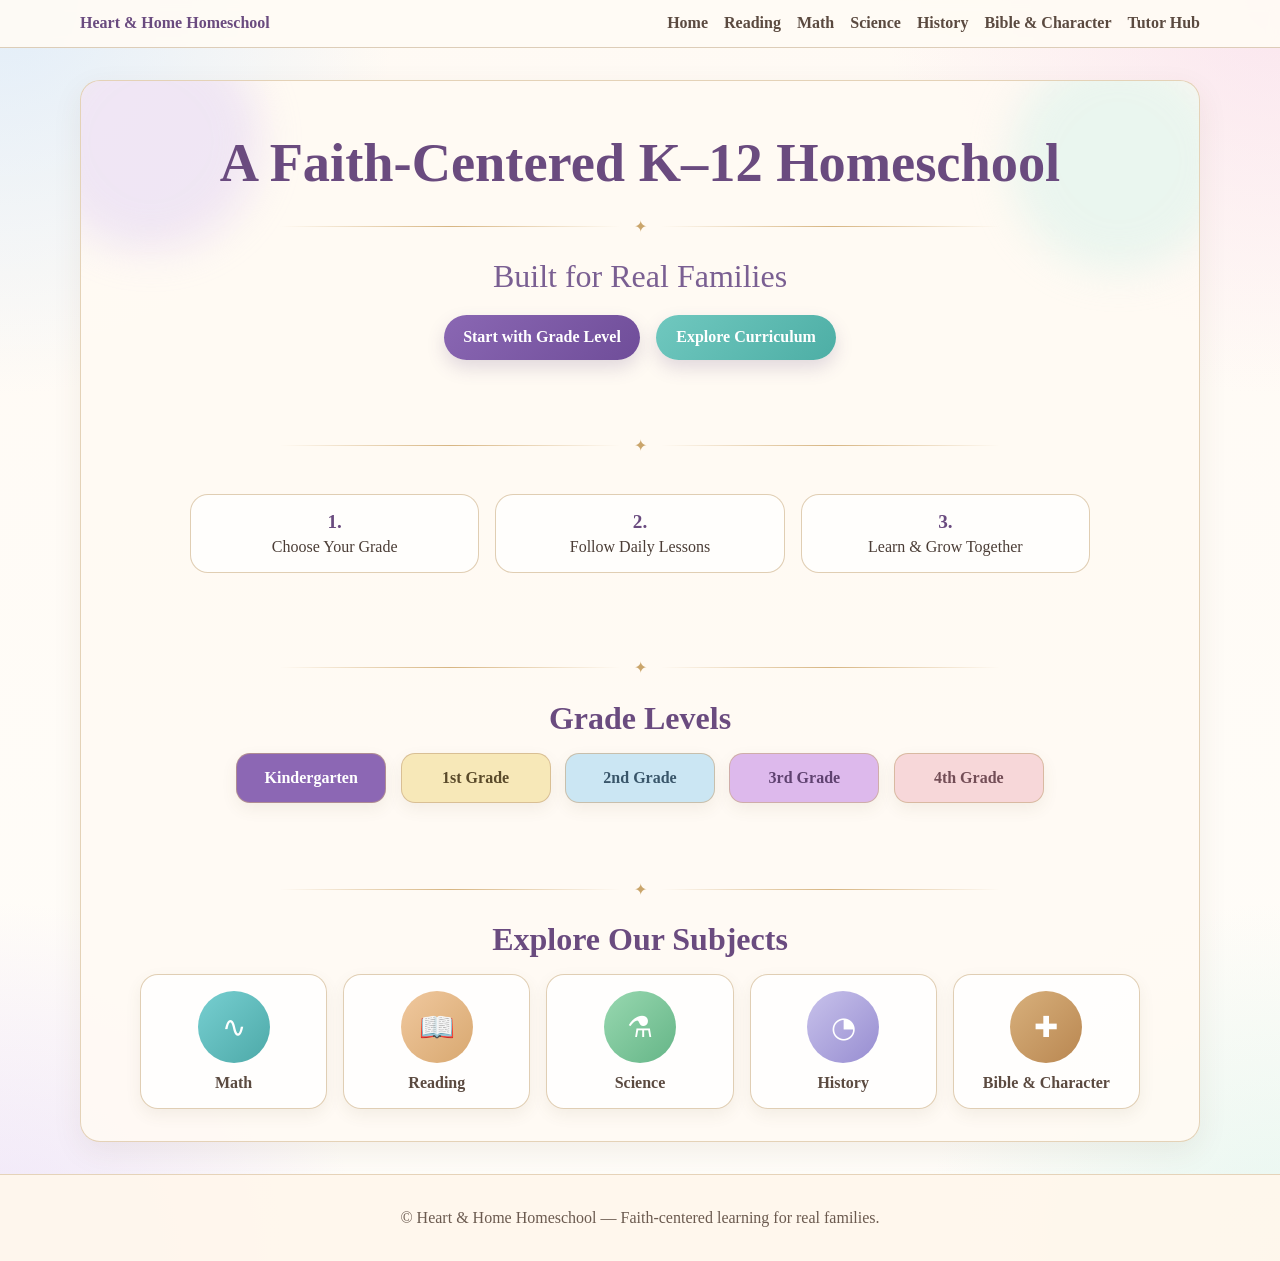
<file: index.html>
<!DOCTYPE html>
<html lang="en">
<head>
  <meta charset="UTF-8" />
  <meta name="viewport" content="width=device-width, initial-scale=1.0" />
  <title>A Faith-Centered K–12 Homeschool</title>
  <link rel="stylesheet" href="assets/css/styles.css" />
</head>
<body>
  <div id="nav"></div>

  <main class="page-shell">
    <section class="hero">
      <div class="hero-inner">
        <h1>A Faith-Centered K–12 Homeschool</h1>
        <div class="decor-line"><span>✦</span></div>
        <h2>Built for Real Families</h2>

        <div class="hero-buttons">
          <a href="#grades" class="btn btn-purple">Start with Grade Level</a>
          <a href="#subjects" class="btn btn-teal">Explore Curriculum</a>
        </div>
      </div>
    </section>

    <section class="section">
      <div class="decor-line"><span>✦</span></div>
      <div class="steps">
        <div class="step-card">
          <strong>1.</strong>
          <div>Choose Your Grade</div>
        </div>
        <div class="step-card">
          <strong>2.</strong>
          <div>Follow Daily Lessons</div>
        </div>
        <div class="step-card">
          <strong>3.</strong>
          <div>Learn &amp; Grow Together</div>
        </div>
      </div>
    </section>

    <section id="grades" class="section">
      <div class="decor-line"><span>✦</span></div>
      <h3 class="section-title">Grade Levels</h3>
      <div class="grade-buttons">
        <a href="pages/kindergarten.html" class="grade grade-k">Kindergarten</a>
        <a href="pages/first.html" class="grade grade-1">1st Grade</a>
        <a href="pages/second.html" class="grade grade-2">2nd Grade</a>
        <a href="pages/third.html" class="grade grade-3">3rd Grade</a>
        <a href="pages/fourth.html" class="grade grade-4">4th Grade</a>
      </div>
    </section>

    <section id="subjects" class="section">
      <div class="decor-line"><span>✦</span></div>
      <h3 class="section-title">Explore Our Subjects</h3>
      <div class="subject-grid">
        <a href="pages/math.html" class="subject-card">
          <div class="subject-icon icon-math">∿</div>
          <span>Math</span>
        </a>

        <a href="pages/reading.html" class="subject-card">
          <div class="subject-icon icon-reading">📖</div>
          <span>Reading</span>
        </a>

        <a href="pages/science.html" class="subject-card">
          <div class="subject-icon icon-science">⚗</div>
          <span>Science</span>
        </a>

        <a href="pages/history.html" class="subject-card">
          <div class="subject-icon icon-history">◔</div>
          <span>History</span>
        </a>

        <a href="pages/bible.html" class="subject-card">
          <div class="subject-icon icon-bible">✚</div>
          <span>Bible &amp; Character</span>
        </a>
      </div>
    </section>
  </main>

  <div id="footer"></div>

  <script src="assets/js/components.js"></script>
  <script src="assets/js/main.js"></script>
</body>
            </html>
</file>
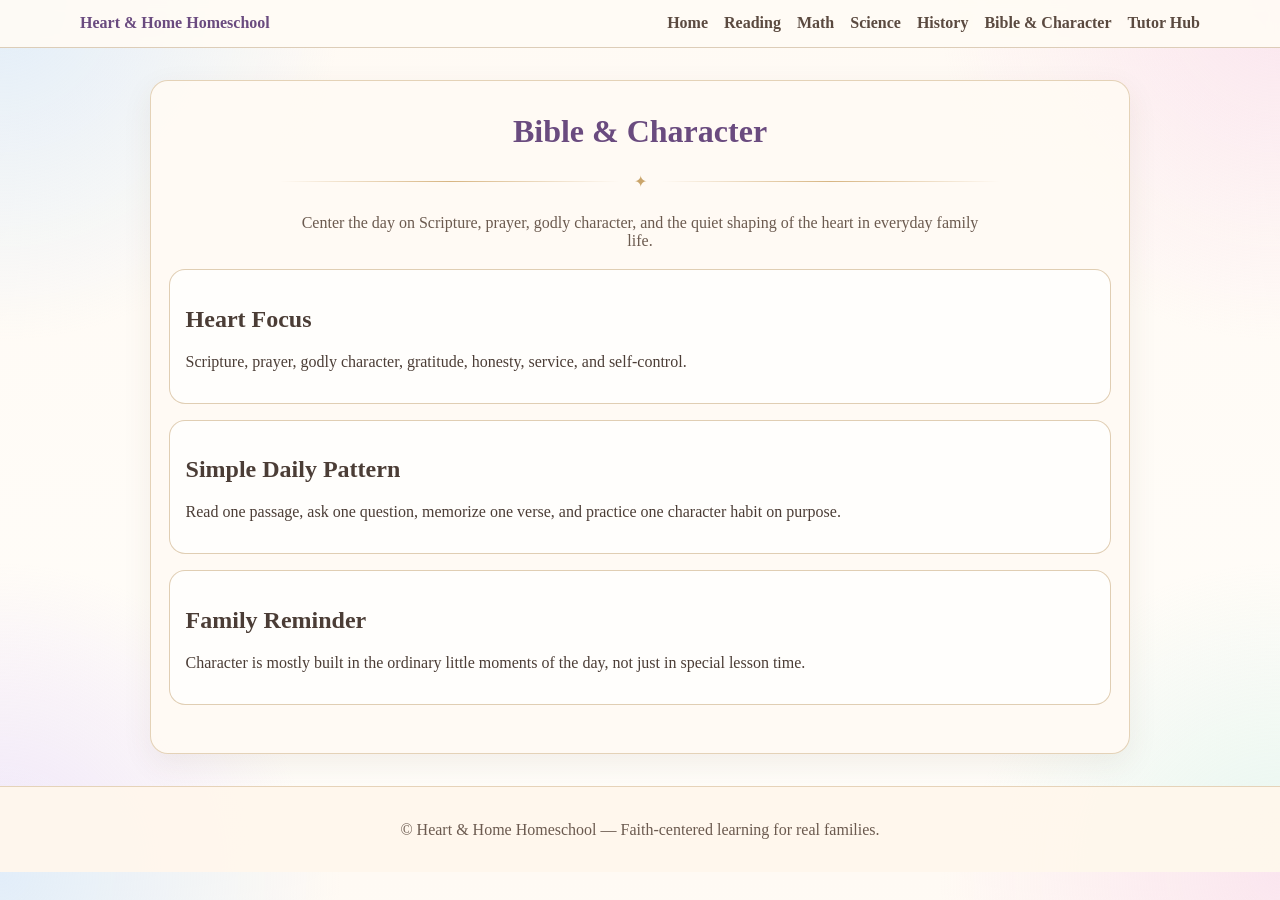
<file: pages/bible.html>
<!DOCTYPE html>
<html lang="en">
<head>
  <meta charset="UTF-8" />
  <meta name="viewport" content="width=device-width, initial-scale=1.0" />
  <title>Bible & Character | Heart & Home Homeschool</title>
  <link rel="stylesheet" href="../assets/css/styles.css" />
</head>
<body>
  <div id="nav"></div>

  <main class="content-page">
    <h1 class="section-title">Bible &amp; Character</h1>
    <div class="decor-line"><span>✦</span></div>
    <p style="max-width:700px; margin:0 auto 1.2rem; color:#6b5a4f;">
      Center the day on Scripture, prayer, godly character, and the quiet shaping
      of the heart in everyday family life.
    </p>

    <div class="lesson-block">
      <h2>Heart Focus</h2>
      <p>Scripture, prayer, godly character, gratitude, honesty, service, and self-control.</p>
    </div>

    <div class="lesson-block">
      <h2>Simple Daily Pattern</h2>
      <p>Read one passage, ask one question, memorize one verse, and practice one character habit on purpose.</p>
    </div>

    <div class="lesson-block">
      <h2>Family Reminder</h2>
      <p>Character is mostly built in the ordinary little moments of the day, not just in special lesson time.</p>
    </div>
  </main>

  <div id="footer"></div>

  <script src="../assets/js/components.js"></script>
  <script src="../assets/js/main.js"></script>
</body>
</html>
</file>
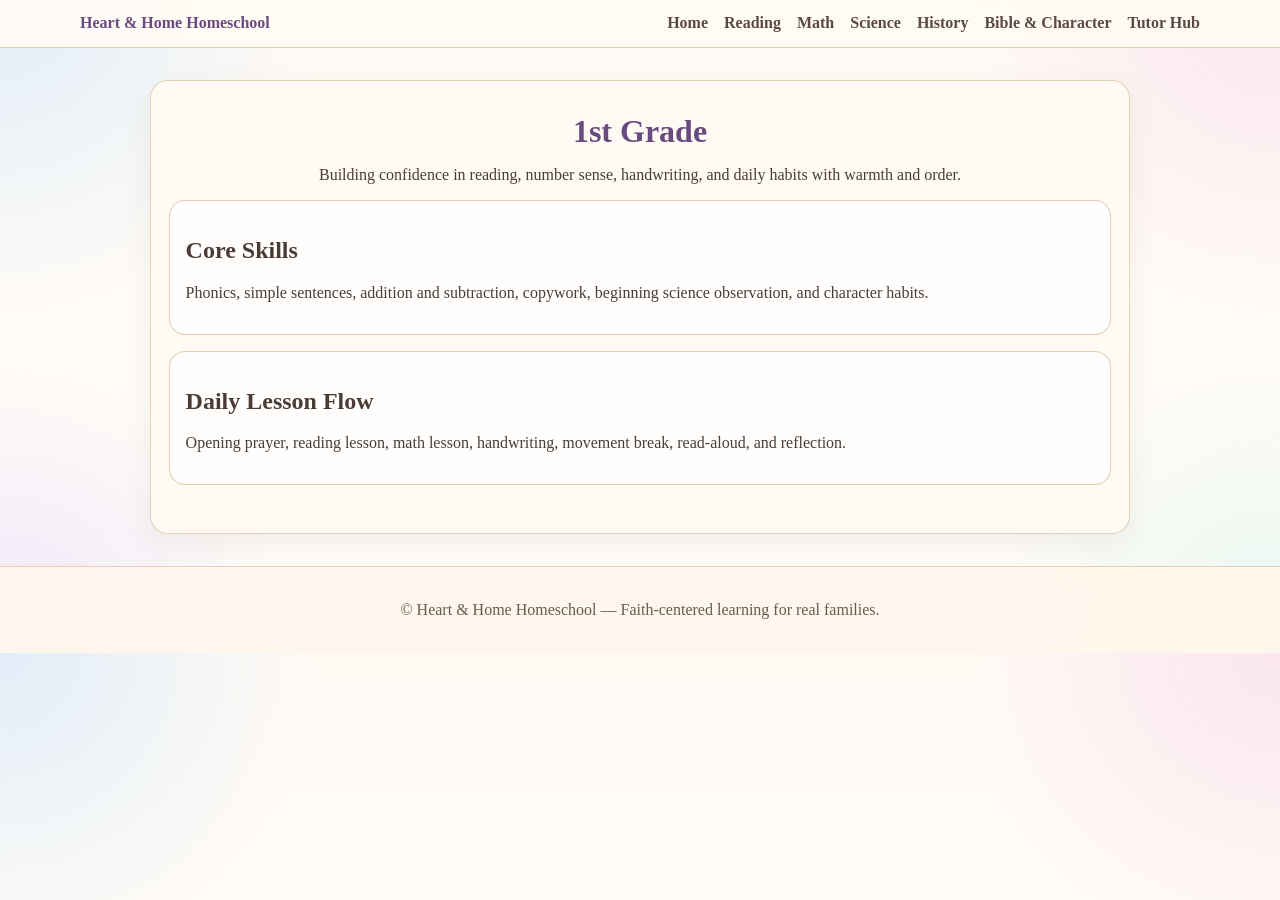
<file: pages/first.html>
<!DOCTYPE html>
<html lang="en">
<head>
  <meta charset="UTF-8" />
  <meta name="viewport" content="width=device-width, initial-scale=1.0" />
  <title>1st Grade | Heart & Home Homeschool</title>
  <link rel="stylesheet" href="../assets/css/styles.css" />
</head>
<body>
  <div id="nav"></div>

  <main class="content-page">
    <h1 class="section-title">1st Grade</h1>
    <p>Building confidence in reading, number sense, handwriting, and daily habits with warmth and order.</p>

    <div class="lesson-block">
      <h2>Core Skills</h2>
      <p>Phonics, simple sentences, addition and subtraction, copywork, beginning science observation, and character habits.</p>
    </div>

    <div class="lesson-block">
      <h2>Daily Lesson Flow</h2>
      <p>Opening prayer, reading lesson, math lesson, handwriting, movement break, read-aloud, and reflection.</p>
    </div>
  </main>

  <div id="footer"></div>

  <script src="../assets/js/components.js"></script>
  <script src="../assets/js/main.js"></script>
</body>
</html>
</file>
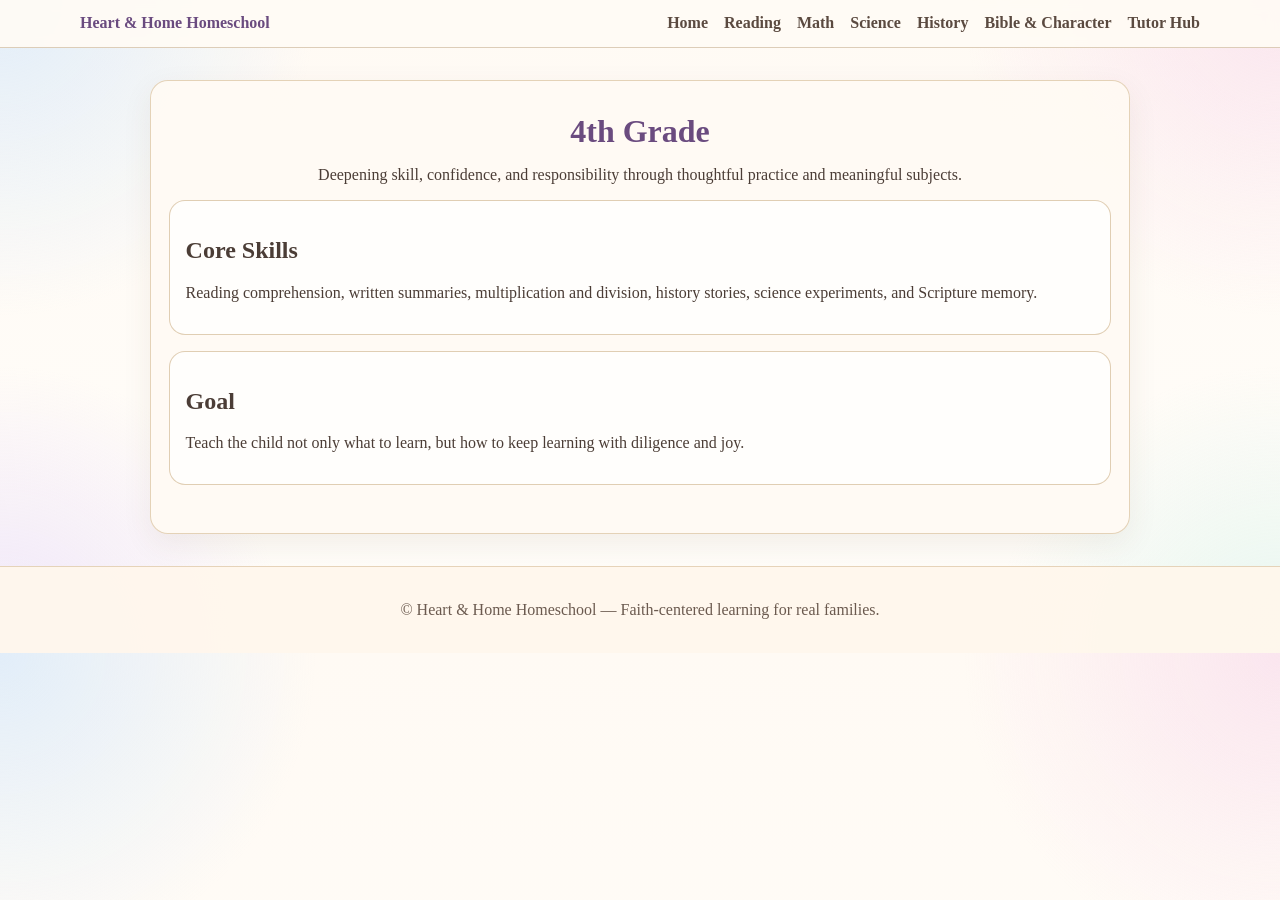
<file: pages/fourth.html>
<!DOCTYPE html>
<html lang="en">
<head>
  <meta charset="UTF-8" />
  <meta name="viewport" content="width=device-width, initial-scale=1.0" />
  <title>4th Grade | Heart & Home Homeschool</title>
  <link rel="stylesheet" href="../assets/css/styles.css" />
</head>
<body>
  <div id="nav"></div>

  <main class="content-page">
    <h1 class="section-title">4th Grade</h1>
    <p>Deepening skill, confidence, and responsibility through thoughtful practice and meaningful subjects.</p>

    <div class="lesson-block">
      <h2>Core Skills</h2>
      <p>Reading comprehension, written summaries, multiplication and division, history stories, science experiments, and Scripture memory.</p>
    </div>

    <div class="lesson-block">
      <h2>Goal</h2>
      <p>Teach the child not only what to learn, but how to keep learning with diligence and joy.</p>
    </div>
  </main>

  <div id="footer"></div>

  <script src="../assets/js/components.js"></script>
  <script src="../assets/js/main.js"></script>
</body>
</html>
</file>
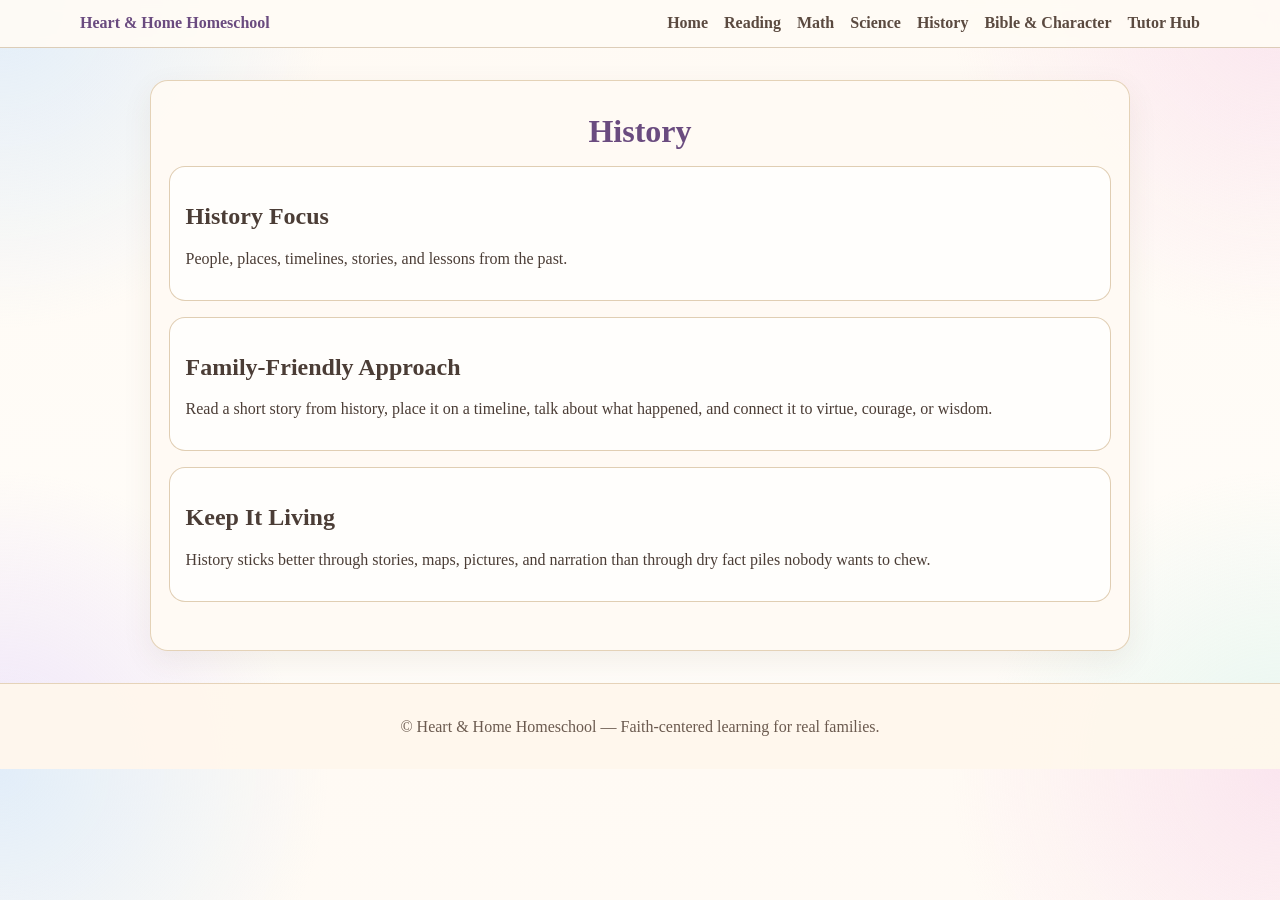
<file: pages/history.html>
<!DOCTYPE html>
<html lang="en">
<head>
  <meta charset="UTF-8" />
  <meta name="viewport" content="width=device-width, initial-scale=1.0" />
  <title>History | Heart & Home Homeschool</title>
  <link rel="stylesheet" href="../assets/css/styles.css" />
</head>
<body>
  <div id="nav"></div>

  <main class="content-page">
    <h1 class="section-title">History</h1>

    <div class="lesson-block">
      <h2>History Focus</h2>
      <p>People, places, timelines, stories, and lessons from the past.</p>
    </div>

    <div class="lesson-block">
      <h2>Family-Friendly Approach</h2>
      <p>Read a short story from history, place it on a timeline, talk about what happened, and connect it to virtue, courage, or wisdom.</p>
    </div>

    <div class="lesson-block">
      <h2>Keep It Living</h2>
      <p>History sticks better through stories, maps, pictures, and narration than through dry fact piles nobody wants to chew.</p>
    </div>
  </main>

  <div id="footer"></div>

  <script src="../assets/js/components.js"></script>
  <script src="../assets/js/main.js"></script>
</body>
</html>
</file>
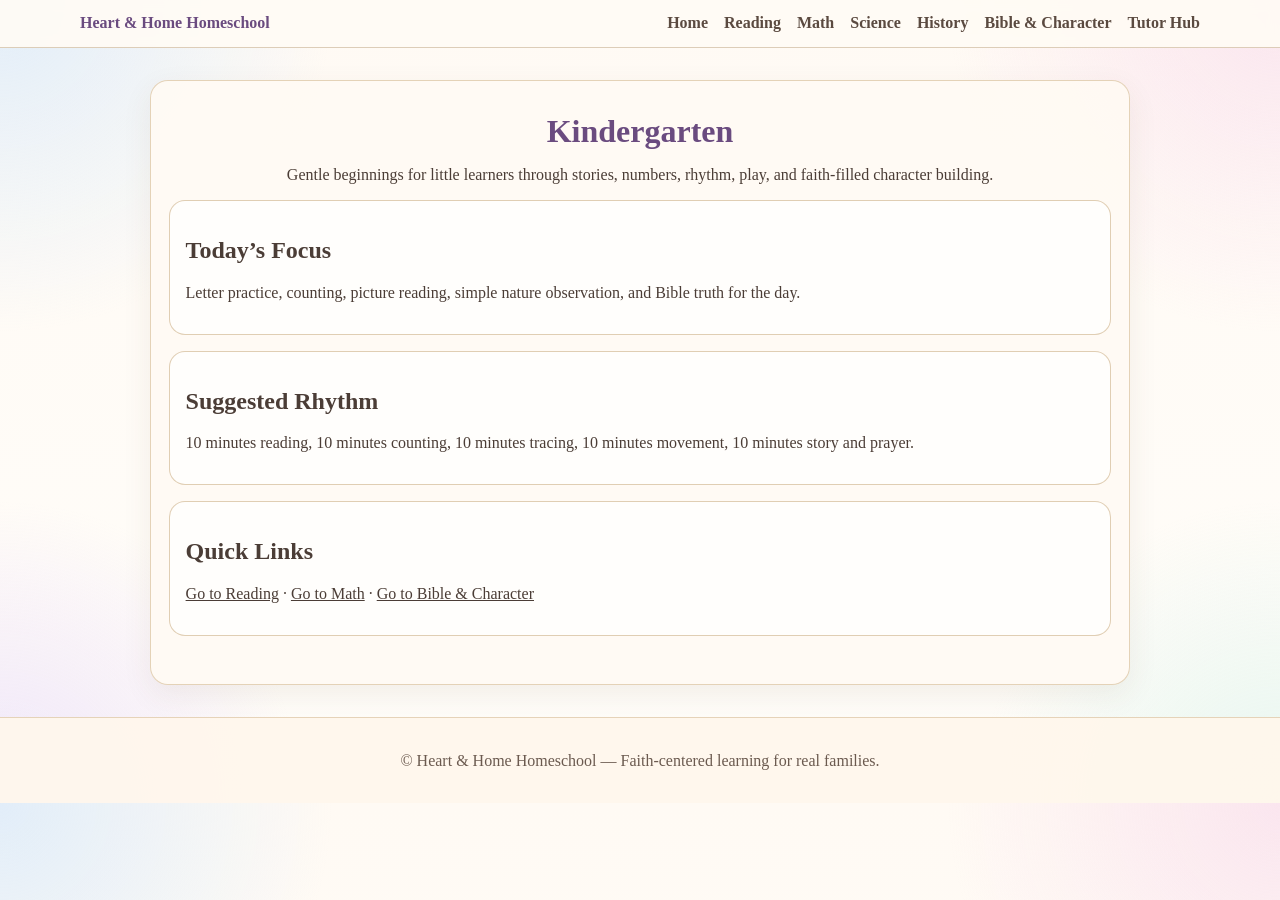
<file: pages/kindergarten.html>
<!DOCTYPE html>
<html lang="en">
<head>
  <meta charset="UTF-8" />
  <meta name="viewport" content="width=device-width, initial-scale=1.0" />
  <title>Kindergarten | Heart & Home Homeschool</title>
  <link rel="stylesheet" href="../assets/css/styles.css" />
</head>
<body>
  <div id="nav"></div>

  <main class="content-page">
    <h1 class="section-title">Kindergarten</h1>
    <p>Gentle beginnings for little learners through stories, numbers, rhythm, play, and faith-filled character building.</p>

    <div class="lesson-block">
      <h2>Today’s Focus</h2>
      <p>Letter practice, counting, picture reading, simple nature observation, and Bible truth for the day.</p>
    </div>

    <div class="lesson-block">
      <h2>Suggested Rhythm</h2>
      <p>10 minutes reading, 10 minutes counting, 10 minutes tracing, 10 minutes movement, 10 minutes story and prayer.</p>
    </div>

    <div class="lesson-block">
      <h2>Quick Links</h2>
      <p><a href="reading.html">Go to Reading</a> · <a href="math.html">Go to Math</a> · <a href="bible.html">Go to Bible &amp; Character</a></p>
    </div>
  </main>

  <div id="footer"></div>

  <script src="../assets/js/components.js"></script>
  <script src="../assets/js/main.js"></script>
</body>
</html>
</file>
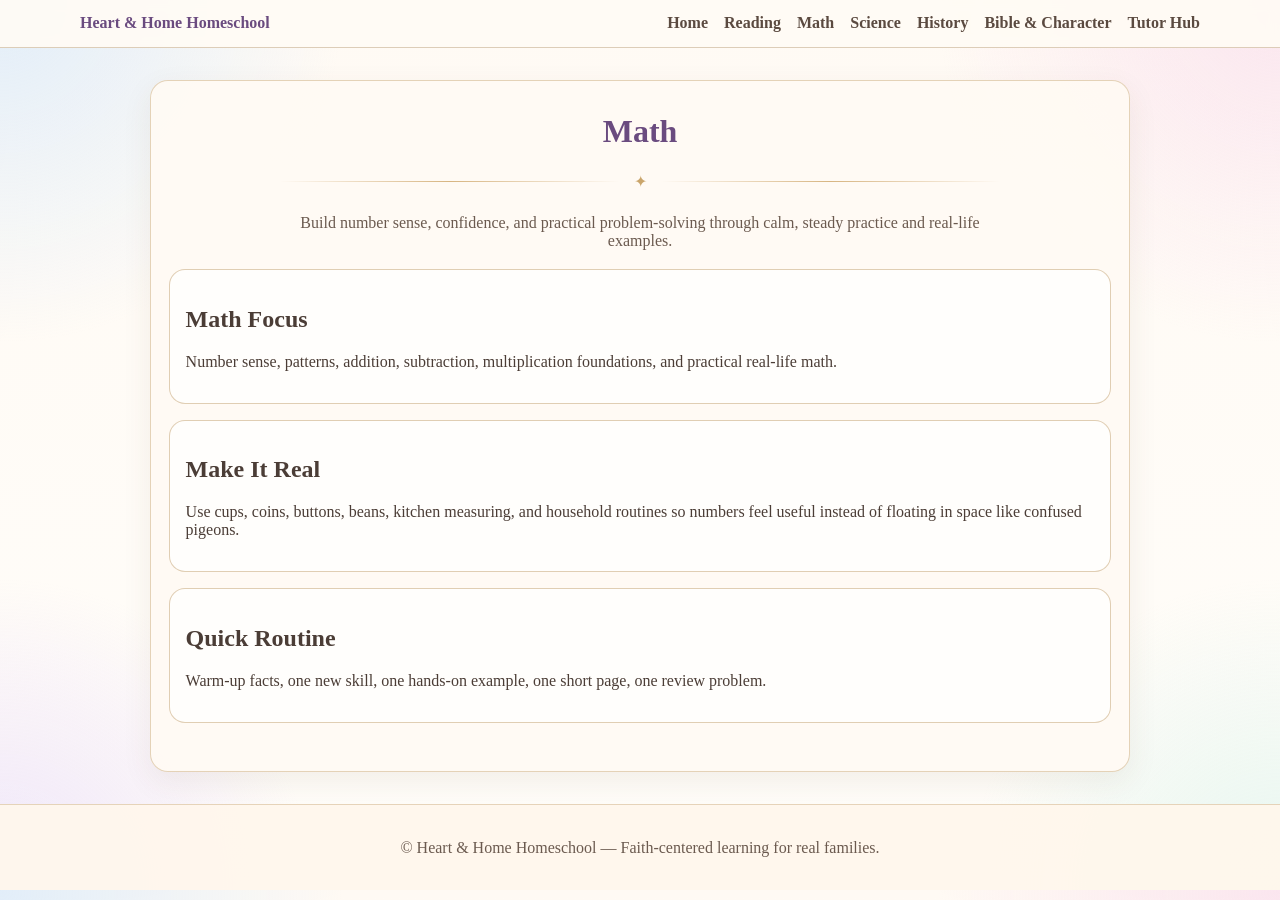
<file: pages/math.html>
<!DOCTYPE html>
<html lang="en">
<head>
  <meta charset="UTF-8" />
  <meta name="viewport" content="width=device-width, initial-scale=1.0" />
  <title>Math | Heart & Home Homeschool</title>
  <link rel="stylesheet" href="../assets/css/styles.css" />
</head>
<body>
  <div id="nav"></div>

  <main class="content-page">
    <h1 class="section-title">Math</h1>
    <div class="decor-line"><span>✦</span></div>
    <p style="max-width:700px; margin:0 auto 1.2rem; color:#6b5a4f;">
      Build number sense, confidence, and practical problem-solving through calm,
      steady practice and real-life examples.
    </p>

    <div class="lesson-block">
      <h2>Math Focus</h2>
      <p>Number sense, patterns, addition, subtraction, multiplication foundations, and practical real-life math.</p>
    </div>

    <div class="lesson-block">
      <h2>Make It Real</h2>
      <p>Use cups, coins, buttons, beans, kitchen measuring, and household routines so numbers feel useful instead of floating in space like confused pigeons.</p>
    </div>

    <div class="lesson-block">
      <h2>Quick Routine</h2>
      <p>Warm-up facts, one new skill, one hands-on example, one short page, one review problem.</p>
    </div>
  </main>

  <div id="footer"></div>

  <script src="../assets/js/components.js"></script>
  <script src="../assets/js/main.js"></script>
</body>
</html>
</file>
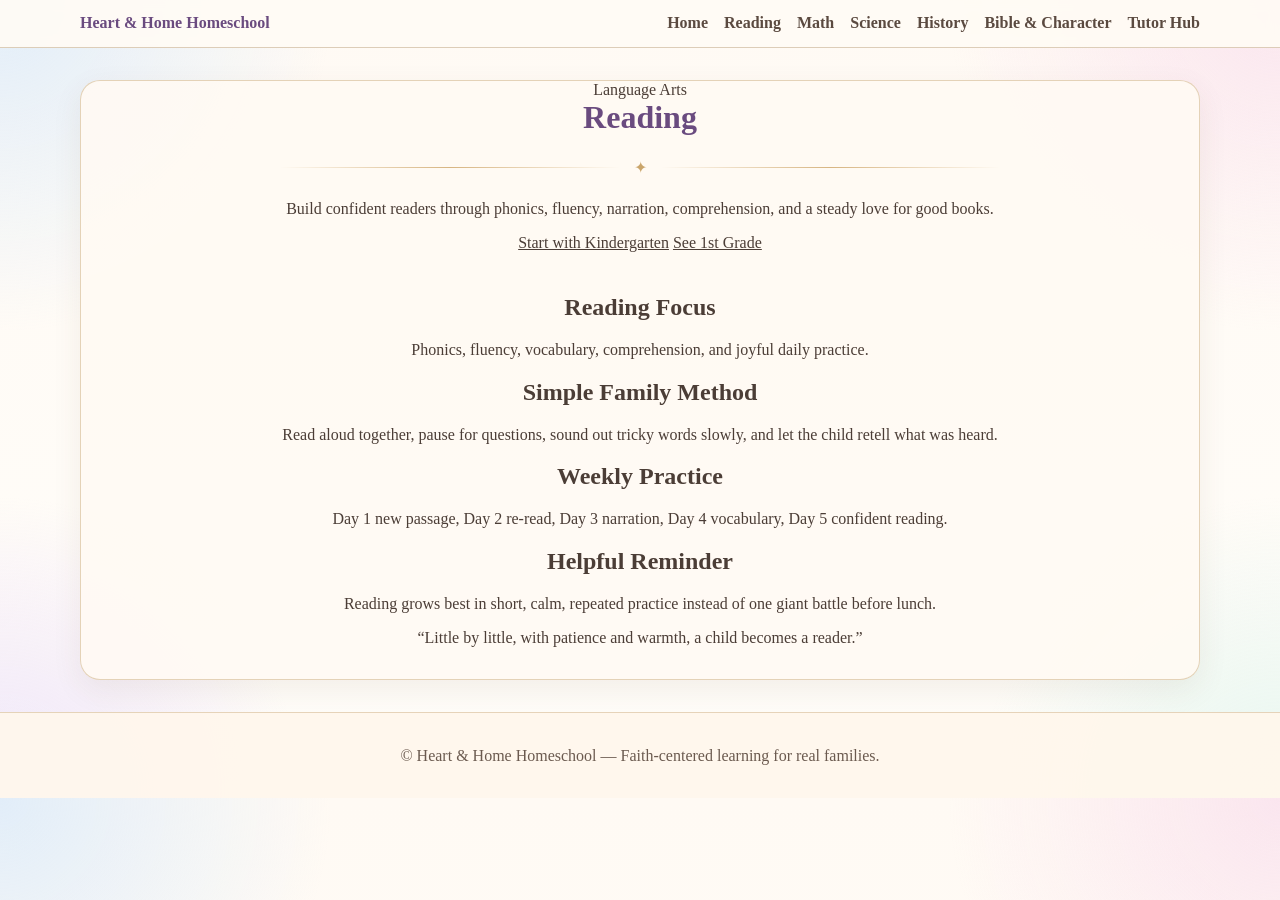
<file: pages/reading.html>
<!DOCTYPE html>
<html lang="en">
<head>
  <meta charset="UTF-8" />
  <meta name="viewport" content="width=device-width, initial-scale=1.0" />
  <title>Reading | Heart & Home Homeschool</title>
  <link rel="stylesheet" href="../assets/css/styles.css" />
</head>
<body>
  <div id="nav"></div>

  <main class="page-shell">
    <section class="inner-hero">
      <div class="subject-badge">Language Arts</div>
      <h1 class="section-title">Reading</h1>
      <div class="decor-line"><span>✦</span></div>
      <p class="page-intro">
        Build confident readers through phonics, fluency, narration, comprehension,
        and a steady love for good books.
      </p>

      <div class="page-actions">
        <a href="kindergarten.html" class="mini-btn mini-purple">Start with Kindergarten</a>
        <a href="first.html" class="mini-btn mini-teal">See 1st Grade</a>
      </div>
    </section>

    <section class="section">
      <div class="lesson-grid">
        <article class="soft-card">
          <h2>Reading Focus</h2>
          <p>Phonics, fluency, vocabulary, comprehension, and joyful daily practice.</p>
        </article>

        <article class="soft-card">
          <h2>Simple Family Method</h2>
          <p>Read aloud together, pause for questions, sound out tricky words slowly, and let the child retell what was heard.</p>
        </article>

        <article class="soft-card">
          <h2>Weekly Practice</h2>
          <p>Day 1 new passage, Day 2 re-read, Day 3 narration, Day 4 vocabulary, Day 5 confident reading.</p>
        </article>

        <article class="soft-card">
          <h2>Helpful Reminder</h2>
          <p>Reading grows best in short, calm, repeated practice instead of one giant battle before lunch.</p>
        </article>
      </div>

      <div class="quote-strip">
        “Little by little, with patience and warmth, a child becomes a reader.”
      </div>
    </section>
  </main>

  <div id="footer"></div>

  <script src="../assets/js/components.js"></script>
  <script src="../assets/js/main.js"></script>
</body>
</html>
</file>
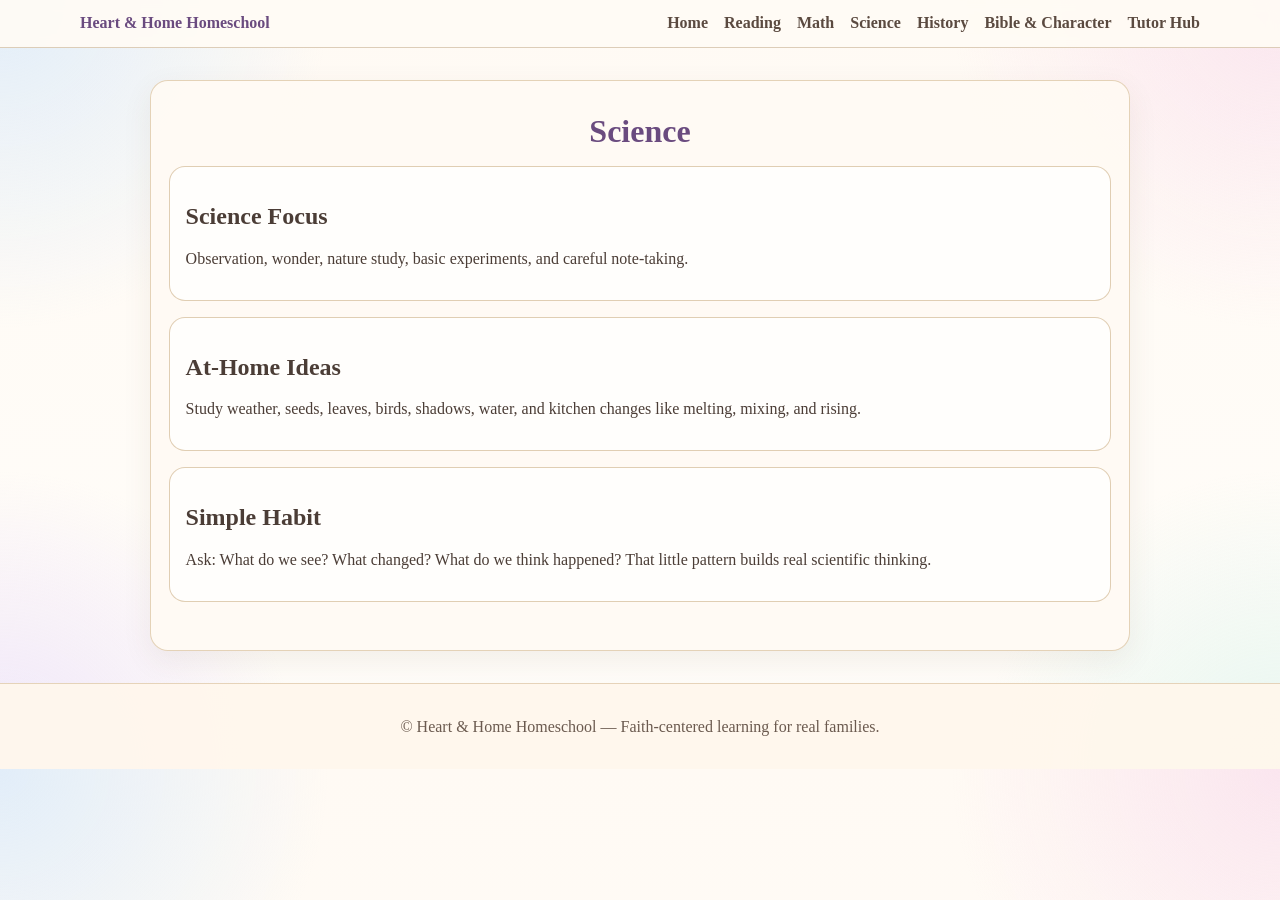
<file: pages/sciance.html>
<!DOCTYPE html>
<html lang="en">
<head>
  <meta charset="UTF-8" />
  <meta name="viewport" content="width=device-width, initial-scale=1.0" />
  <title>Science | Heart & Home Homeschool</title>
  <link rel="stylesheet" href="../assets/css/styles.css" />
</head>
<body>
  <div id="nav"></div>

  <main class="content-page">
    <h1 class="section-title">Science</h1>

    <div class="lesson-block">
      <h2>Science Focus</h2>
      <p>Observation, wonder, nature study, basic experiments, and careful note-taking.</p>
    </div>

    <div class="lesson-block">
      <h2>At-Home Ideas</h2>
      <p>Study weather, seeds, leaves, birds, shadows, water, and kitchen changes like melting, mixing, and rising.</p>
    </div>

    <div class="lesson-block">
      <h2>Simple Habit</h2>
      <p>Ask: What do we see? What changed? What do we think happened? That little pattern builds real scientific thinking.</p>
    </div>
  </main>

  <div id="footer"></div>

  <script src="../assets/js/components.js"></script>
  <script src="../assets/js/main.js"></script>
</body>
</html>
</file>
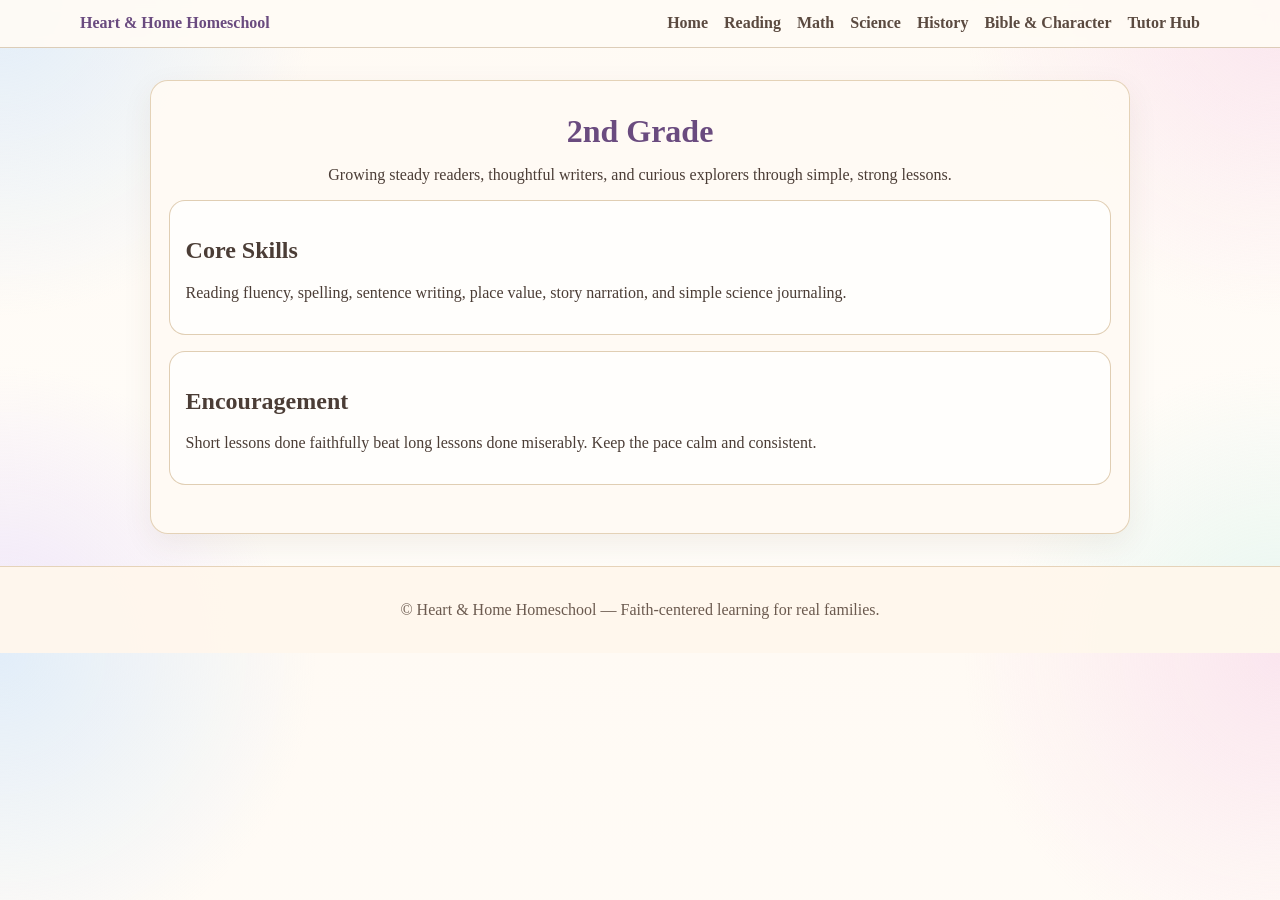
<file: pages/second.html>
<!DOCTYPE html>
<html lang="en">
<head>
  <meta charset="UTF-8" />
  <meta name="viewport" content="width=device-width, initial-scale=1.0" />
  <title>2nd Grade | Heart & Home Homeschool</title>
  <link rel="stylesheet" href="../assets/css/styles.css" />
</head>
<body>
  <div id="nav"></div>

  <main class="content-page">
    <h1 class="section-title">2nd Grade</h1>
    <p>Growing steady readers, thoughtful writers, and curious explorers through simple, strong lessons.</p>

    <div class="lesson-block">
      <h2>Core Skills</h2>
      <p>Reading fluency, spelling, sentence writing, place value, story narration, and simple science journaling.</p>
    </div>

    <div class="lesson-block">
      <h2>Encouragement</h2>
      <p>Short lessons done faithfully beat long lessons done miserably. Keep the pace calm and consistent.</p>
    </div>
  </main>

  <div id="footer"></div>

  <script src="../assets/js/components.js"></script>
  <script src="../assets/js/main.js"></script>
</body>
</html>
</file>
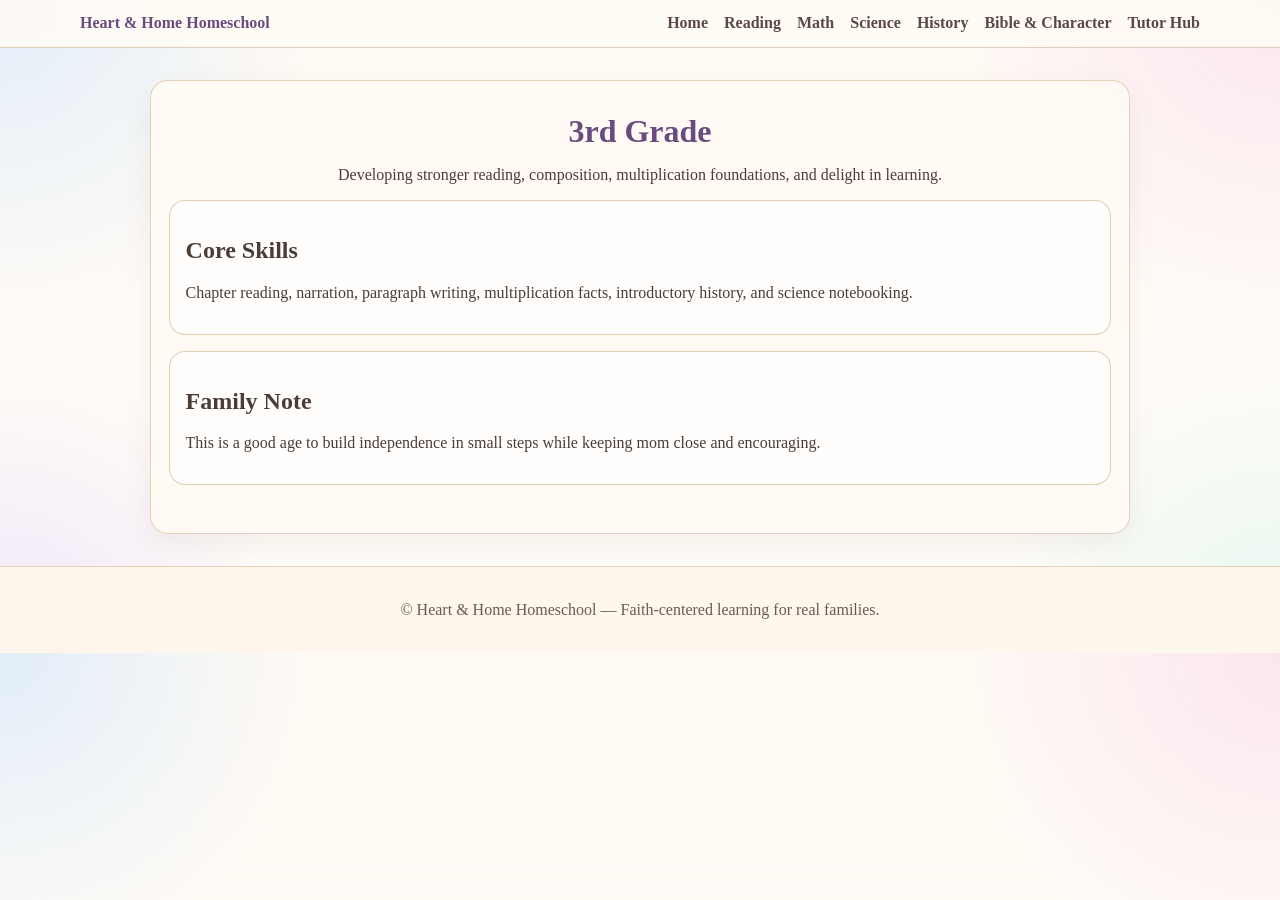
<file: pages/third.html>
<!DOCTYPE html>
<html lang="en">
<head>
  <meta charset="UTF-8" />
  <meta name="viewport" content="width=device-width, initial-scale=1.0" />
  <title>3rd Grade | Heart & Home Homeschool</title>
  <link rel="stylesheet" href="../assets/css/styles.css" />
</head>
<body>
  <div id="nav"></div>

  <main class="content-page">
    <h1 class="section-title">3rd Grade</h1>
    <p>Developing stronger reading, composition, multiplication foundations, and delight in learning.</p>

    <div class="lesson-block">
      <h2>Core Skills</h2>
      <p>Chapter reading, narration, paragraph writing, multiplication facts, introductory history, and science notebooking.</p>
    </div>

    <div class="lesson-block">
      <h2>Family Note</h2>
      <p>This is a good age to build independence in small steps while keeping mom close and encouraging.</p>
    </div>
  </main>

  <div id="footer"></div>

  <script src="../assets/js/components.js"></script>
  <script src="../assets/js/main.js"></script>
</body>
</html>
</file>
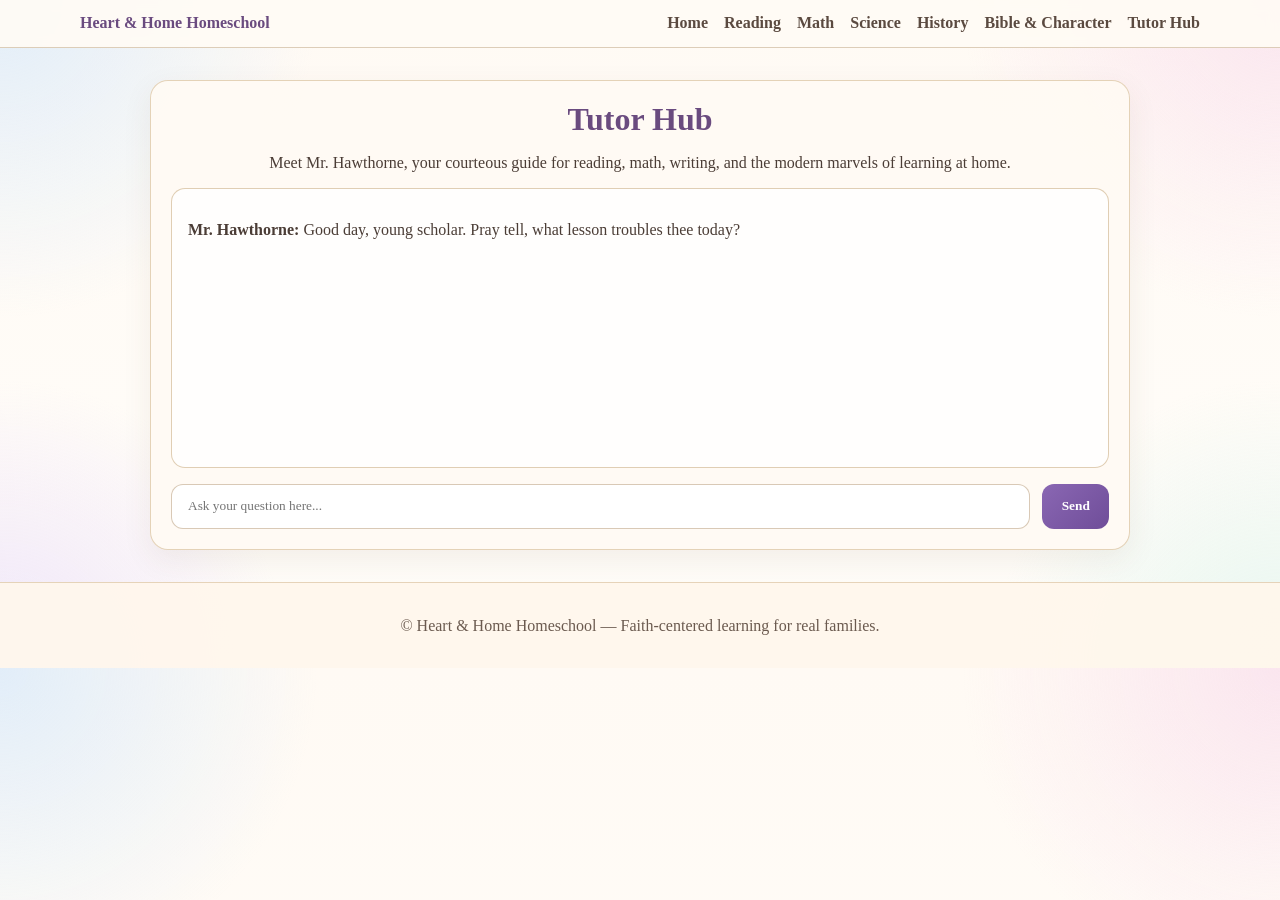
<file: pages/tutor-hub.html>
<!DOCTYPE html>
<html lang="en">
<head>
  <meta charset="UTF-8" />
  <meta name="viewport" content="width=device-width, initial-scale=1.0" />
  <title>Tutor Hub | Heart & Home Homeschool</title>
  <link rel="stylesheet" href="../assets/css/styles.css" />
</head>
<body>
  <div id="nav"></div>

  <main class="chat-shell">
    <h1 class="section-title">Tutor Hub</h1>
    <p>Meet Mr. Hawthorne, your courteous guide for reading, math, writing, and the modern marvels of learning at home.</p>

    <div id="chatbox" class="chat-box"></div>

    <div class="chat-input-row">
      <input id="input" type="text" placeholder="Ask your question here..." />
      <button id="sendBtn">Send</button>
    </div>
  </main>

  <div id="footer"></div>

  <script src="../assets/js/components.js"></script>
  <script src="../assets/js/tutor.js"></script>
</body>
</html>
</file>
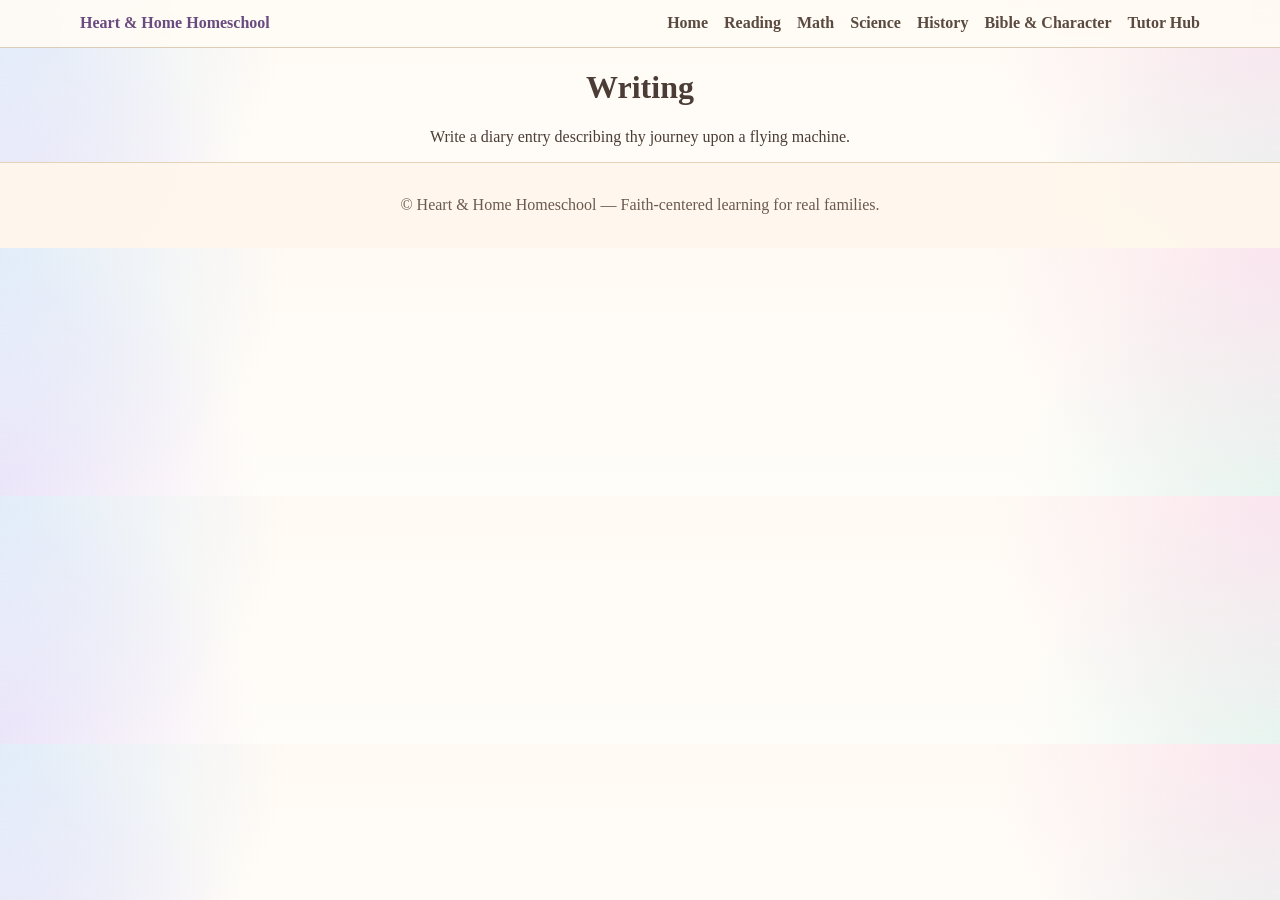
<file: pages/writing.html>
<!DOCTYPE html>
<html>
<head>
<link rel="stylesheet" href="../assets/css/styles.css">
</head>

<body>

<div id="nav"></div>

<h1>Writing</h1>

<p>Write a diary entry describing thy journey upon a flying machine.</p>

<div id="footer"></div>

<script src="../assets/js/components.js"></script>

</body>
</html>
</file>
<file: assets/css/styles.css>
* {
  box-sizing: border-box;
}

body {
  margin: 0;
  font-family: Georgia, "Times New Roman", serif;
  background:
    radial-gradient(circle at top left, rgba(190, 222, 255, 0.45), transparent 22%),
    radial-gradient(circle at top right, rgba(245, 205, 232, 0.45), transparent 22%),
    radial-gradient(circle at bottom left, rgba(212, 190, 250, 0.38), transparent 20%),
    radial-gradient(circle at bottom right, rgba(184, 234, 223, 0.35), transparent 20%),
    linear-gradient(180deg, #fffaf4 0%, #fffdf9 100%);
  color: #4b3d36;
  text-align: center;
}

a {
  color: inherit;
}

.site-nav {
  position: sticky;
  top: 0;
  z-index: 1000;
  background: rgba(255, 251, 245, 0.92);
  backdrop-filter: blur(6px);
  border-bottom: 1px solid rgba(180, 148, 110, 0.45);
}

.nav-inner {
  width: min(1120px, 92%);
  margin: 0 auto;
  display: flex;
  justify-content: space-between;
  align-items: center;
  gap: 1rem;
  padding: 0.9rem 0;
  flex-wrap: wrap;
}

.brand {
  text-decoration: none;
  font-weight: 700;
  color: #6a4b7f;
}

.nav-links {
  display: flex;
  gap: 1rem;
  flex-wrap: wrap;
}

.nav-links a {
  text-decoration: none;
  color: #5b4a40;
  font-weight: 600;
}

.page-shell {
  width: min(1120px, 94%);
  margin: 2rem auto;
  background: rgba(255, 250, 243, 0.9);
  border: 1px solid rgba(210, 183, 144, 0.6);
  box-shadow: 0 10px 30px rgba(90, 67, 39, 0.08);
  border-radius: 20px;
  overflow: hidden;
}

.hero {
  padding: 3.2rem 1.25rem 2rem;
  position: relative;
}

.hero::before,
.hero::after {
  content: "";
  position: absolute;
  inset: auto;
  width: 220px;
  height: 220px;
  border-radius: 50%;
  filter: blur(20px);
  opacity: 0.35;
  pointer-events: none;
}

.hero::before {
  top: -50px;
  left: -40px;
  background: #d6c3f5;
}

.hero::after {
  top: -30px;
  right: -30px;
  background: #c4efe7;
}

.hero-inner {
  position: relative;
  z-index: 1;
}

.hero h1 {
  margin: 0;
  font-size: clamp(2rem, 5vw, 3.4rem);
  line-height: 1.15;
  color: #6a4b7f;
}

.hero h2 {
  margin: 0.7rem 0 0;
  font-size: clamp(1.25rem, 3vw, 2rem);
  font-weight: 500;
  color: #7a5f92;
}

.decor-line {
  width: min(720px, 88%);
  margin: 1.4rem auto;
  display: flex;
  align-items: center;
  gap: 14px;
  color: #caa56b;
}

.decor-line::before,
.decor-line::after {
  content: "";
  flex: 1;
  height: 1px;
  background: linear-gradient(to right, transparent, #d7b582, transparent);
}

.decor-line span {
  font-size: 1rem;
}

.hero-buttons {
  display: flex;
  justify-content: center;
  gap: 1rem;
  flex-wrap: wrap;
  margin-top: 1.2rem;
}

.btn {
  display: inline-block;
  min-width: 180px;
  padding: 0.85rem 1.2rem;
  border-radius: 999px;
  text-decoration: none;
  color: #fff;
  font-weight: 700;
  box-shadow: 0 8px 18px rgba(87, 68, 121, 0.18);
}

.btn-purple {
  background: linear-gradient(135deg, #8a67b3, #6f4d99);
}

.btn-teal {
  background: linear-gradient(135deg, #70c8bf, #4daea5);
}

.section {
  padding: 1.4rem 1rem 2rem;
}

.section-title {
  margin: 0 0 1rem;
  color: #6a4b7f;
  font-size: clamp(1.4rem, 3vw, 2rem);
}

.steps {
  display: grid;
  grid-template-columns: repeat(3, minmax(0, 1fr));
  gap: 1rem;
  width: min(900px, 94%);
  margin: 0 auto;
  padding: 1rem 0 0.5rem;
}

.step-card {
  background: rgba(255, 255, 255, 0.72);
  border: 1px solid rgba(211, 185, 149, 0.7);
  border-radius: 18px;
  padding: 1rem;
}

.step-card strong {
  display: block;
  color: #6a4b7f;
  font-size: 1.2rem;
  margin-bottom: 0.35rem;
}

.grade-buttons {
  display: flex;
  justify-content: center;
  gap: 0.9rem;
  flex-wrap: wrap;
  width: min(900px, 94%);
  margin: 0 auto;
}

.grade {
  min-width: 150px;
  padding: 0.95rem 1rem;
  border-radius: 14px;
  text-decoration: none;
  font-weight: 700;
  border: 1px solid rgba(198, 166, 126, 0.6);
  box-shadow: 0 6px 16px rgba(102, 84, 56, 0.08);
}

.grade-k { background: #8c67b4; color: #fff; }
.grade-1 { background: #f7e8b8; color: #5a4a2a; }
.grade-2 { background: #cbe6f3; color: #39566a; }
.grade-3 { background: #ddb9ec; color: #5f4270; }
.grade-4 { background: #f7d7d9; color: #734d56; }

.subject-grid {
  display: grid;
  grid-template-columns: repeat(5, minmax(0, 1fr));
  gap: 1rem;
  width: min(1000px, 96%);
  margin: 0 auto;
}

.subject-card {
  background: rgba(255, 255, 255, 0.76);
  border: 1px solid rgba(211, 185, 149, 0.7);
  border-radius: 18px;
  padding: 1rem 0.8rem;
  text-decoration: none;
  box-shadow: 0 6px 16px rgba(102, 84, 56, 0.08);
}

.subject-icon {
  width: 72px;
  height: 72px;
  margin: 0 auto 0.7rem;
  border-radius: 50%;
  display: grid;
  place-items: center;
  font-size: 1.8rem;
  color: #fff;
}

.icon-math { background: linear-gradient(135deg, #77cfd1, #4da9a8); }
.icon-reading { background: linear-gradient(135deg, #f0c89e, #d8a870); }
.icon-science { background: linear-gradient(135deg, #98d8b0, #65b587); }
.icon-history { background: linear-gradient(135deg, #c8c2eb, #978dd1); }
.icon-bible { background: linear-gradient(135deg, #d8b07c, #b98751); }

.subject-card span {
  display: block;
  font-weight: 700;
  color: #5b4a40;
}

.site-footer {
  text-align: center;
  background: rgba(255, 247, 236, 0.95);
  border-top: 1px solid rgba(210, 183, 144, 0.55);
  padding: 1.1rem;
  color: #6b5a4f;
}

.content-page {
  width: min(980px, 94%);
  margin: 2rem auto;
  background: rgba(255, 250, 243, 0.92);
  border: 1px solid rgba(210, 183, 144, 0.6);
  border-radius: 18px;
  padding: 2rem 1.1rem;
  box-shadow: 0 10px 30px rgba(90, 67, 39, 0.08);
}

.lesson-block {
  text-align: left;
  background: rgba(255,255,255,0.72);
  border: 1px solid rgba(211, 185, 149, 0.7);
  border-radius: 16px;
  padding: 1rem;
  margin: 1rem 0;
}

.chat-shell {
  width: min(980px, 94%);
  margin: 2rem auto;
  background: rgba(255, 250, 243, 0.92);
  border: 1px solid rgba(210, 183, 144, 0.6);
  border-radius: 18px;
  padding: 1.25rem;
  box-shadow: 0 10px 30px rgba(90, 67, 39, 0.08);
}

.chat-box {
  min-height: 280px;
  max-height: 420px;
  overflow-y: auto;
  text-align: left;
  background: rgba(255,255,255,0.8);
  border: 1px solid rgba(211, 185, 149, 0.7);
  border-radius: 14px;
  padding: 1rem;
  margin-bottom: 1rem;
}

.chat-input-row {
  display: flex;
  gap: 0.75rem;
  flex-wrap: wrap;
}

.chat-input-row input {
  flex: 1 1 240px;
  padding: 0.85rem 1rem;
  border-radius: 12px;
  border: 1px solid rgba(180, 148, 110, 0.5);
  font-family: inherit;
}

.chat-input-row button {
  padding: 0.85rem 1.2rem;
  border: none;
  border-radius: 12px;
  background: linear-gradient(135deg, #8a67b3, #6f4d99);
  color: #fff;
  font-family: inherit;
  font-weight: 700;
}

@media (max-width: 900px) {
  .subject-grid {
    grid-template-columns: repeat(2, minmax(0, 1fr));
  }

  .steps {
    grid-template-columns: 1fr;
  }
}

@media (max-width: 640px) {
  .nav-inner {
    flex-direction: column;
    align-items: center;
  }

  .hero {
    padding: 2.4rem 1rem 1.6rem;
  }

  .subject-grid {
    grid-template-columns: 1fr;
  }

  .grade {
    width: 100%;
    max-width: 280px;
  }

  .btn {
    width: 100%;
    max-width: 320px;
  }
  }
</file>
